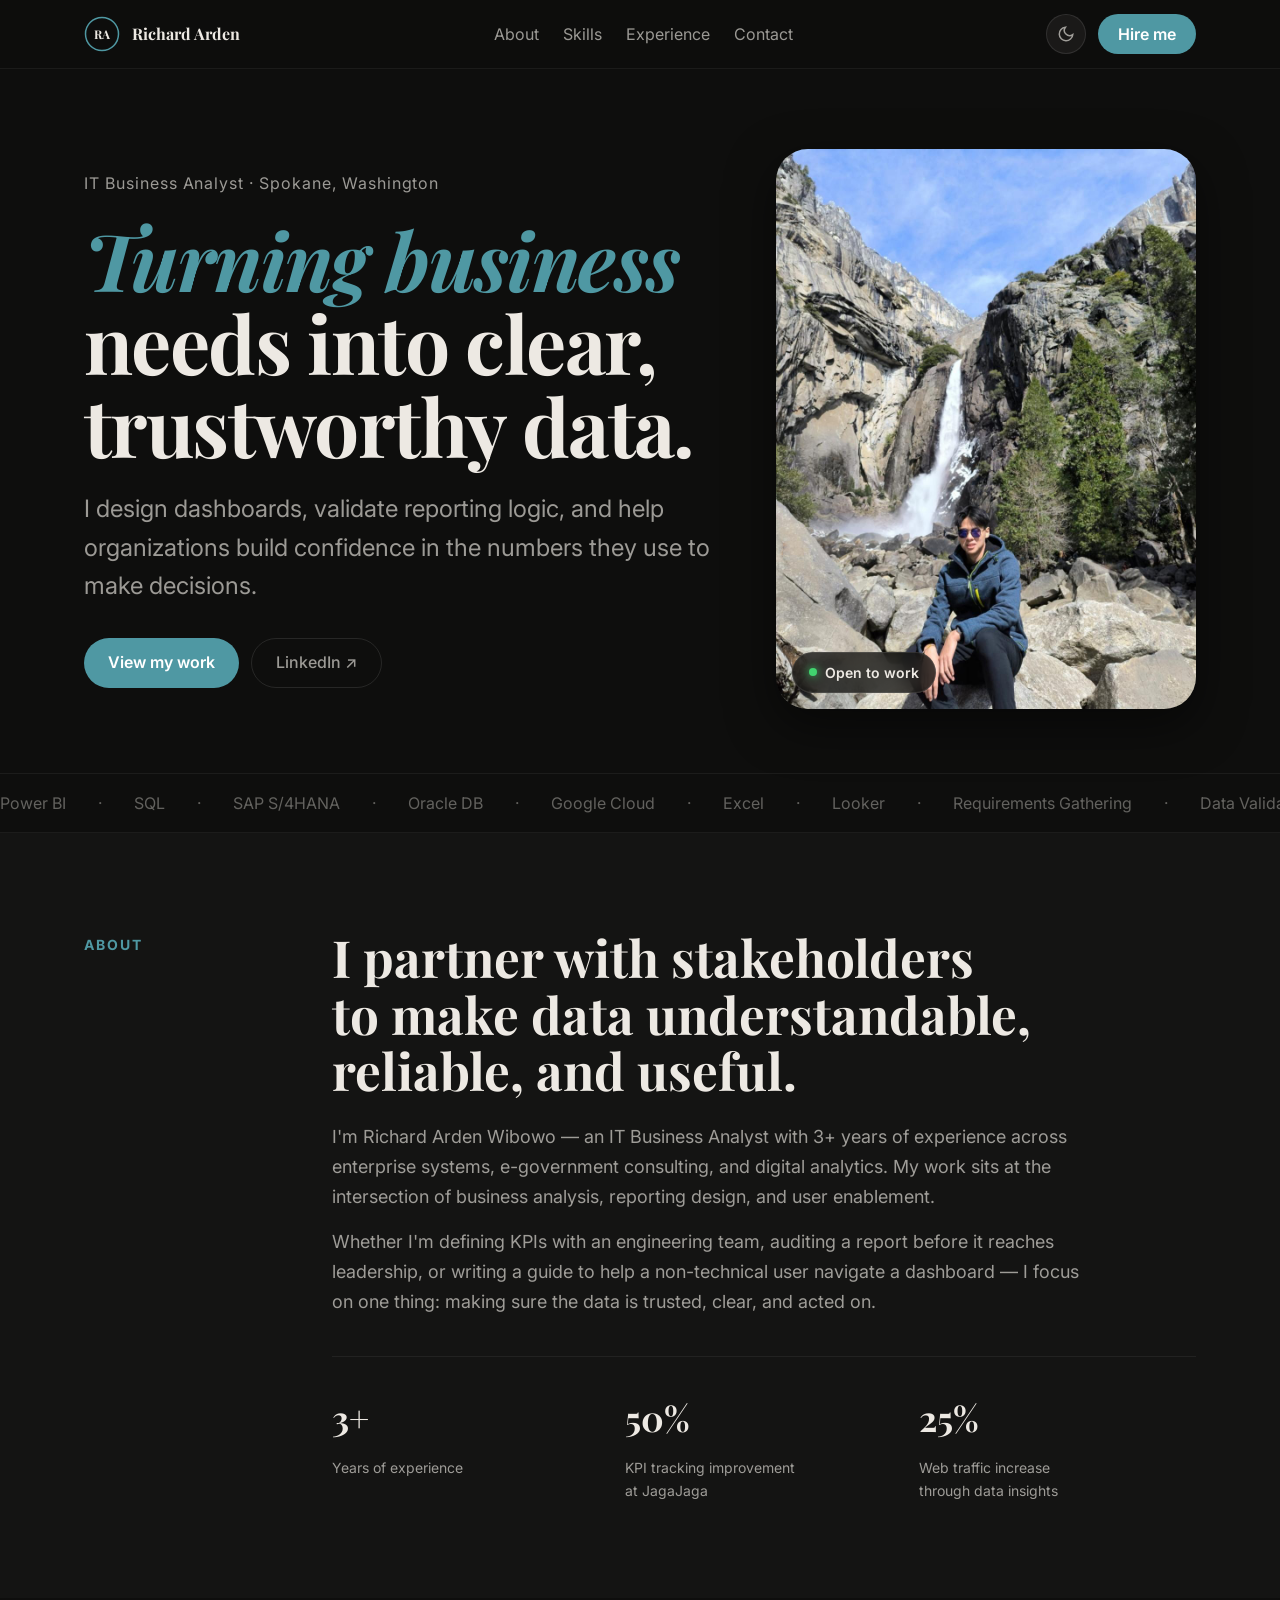
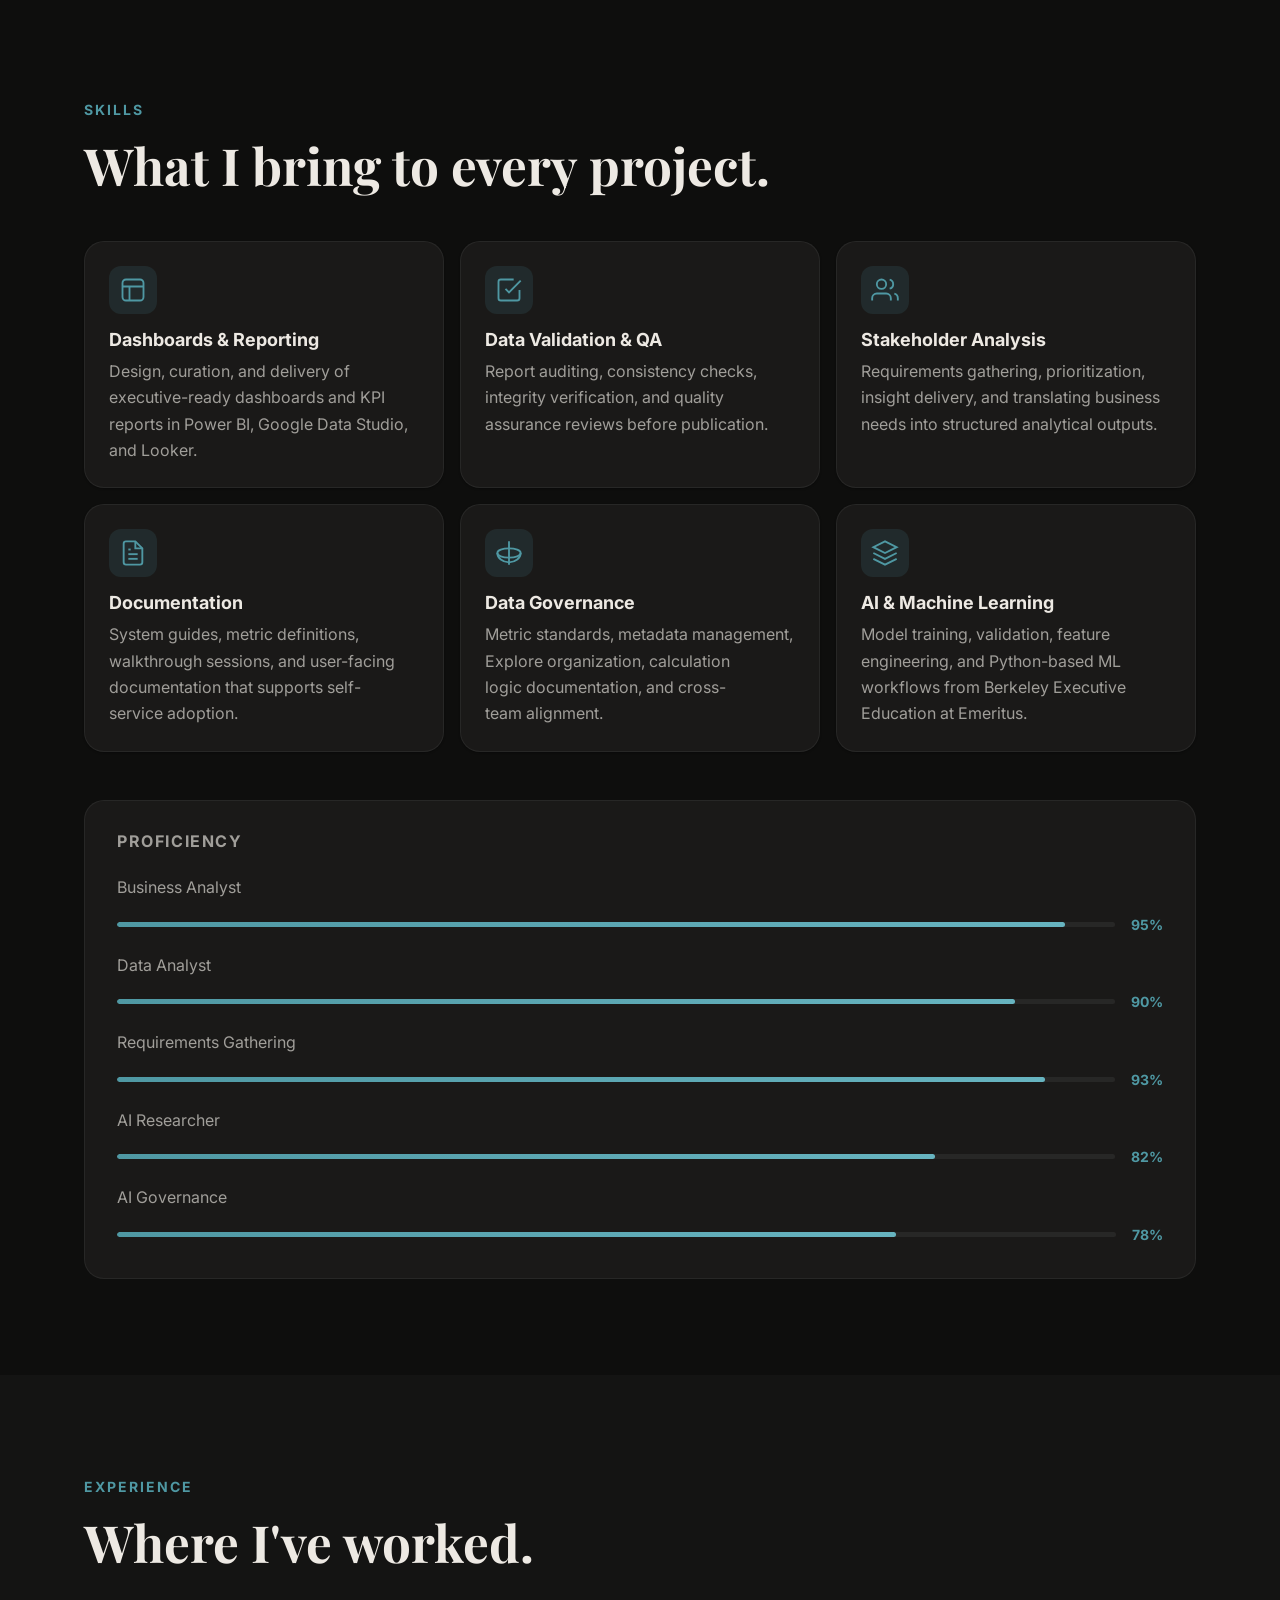
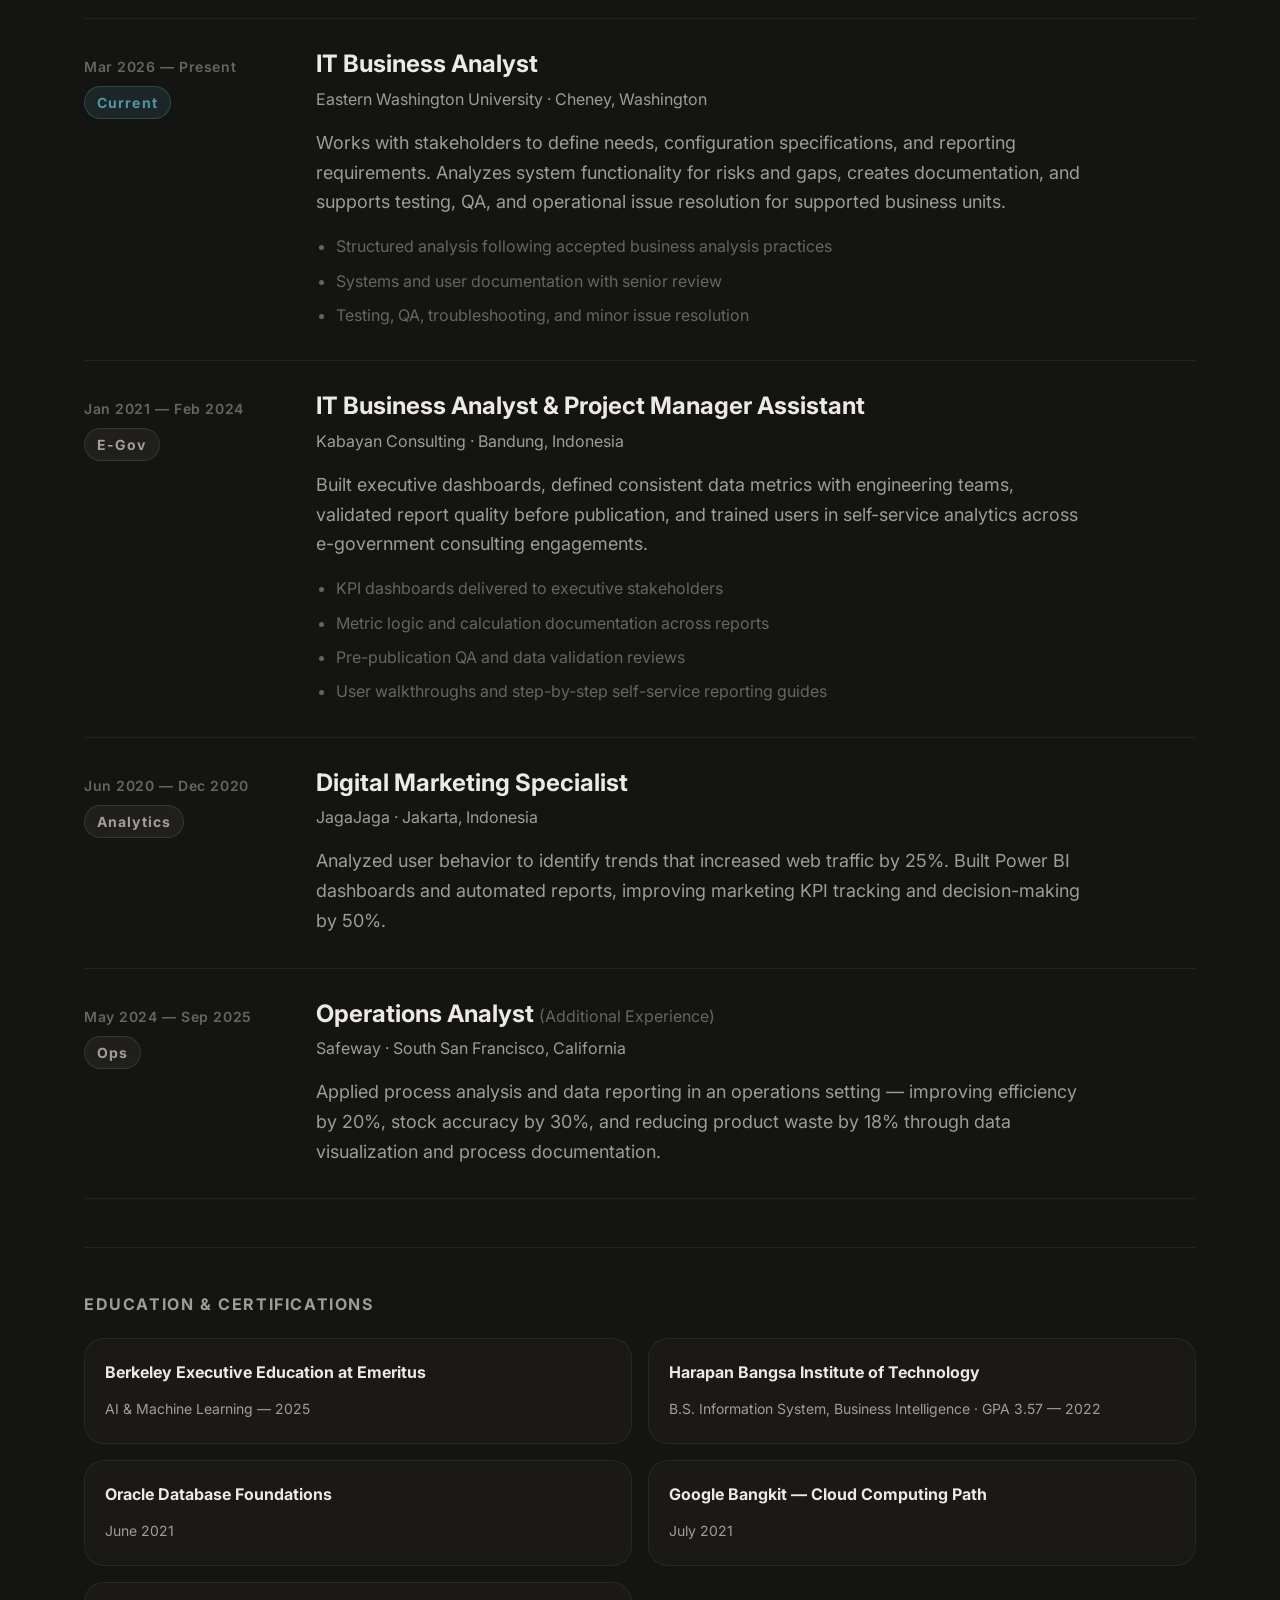
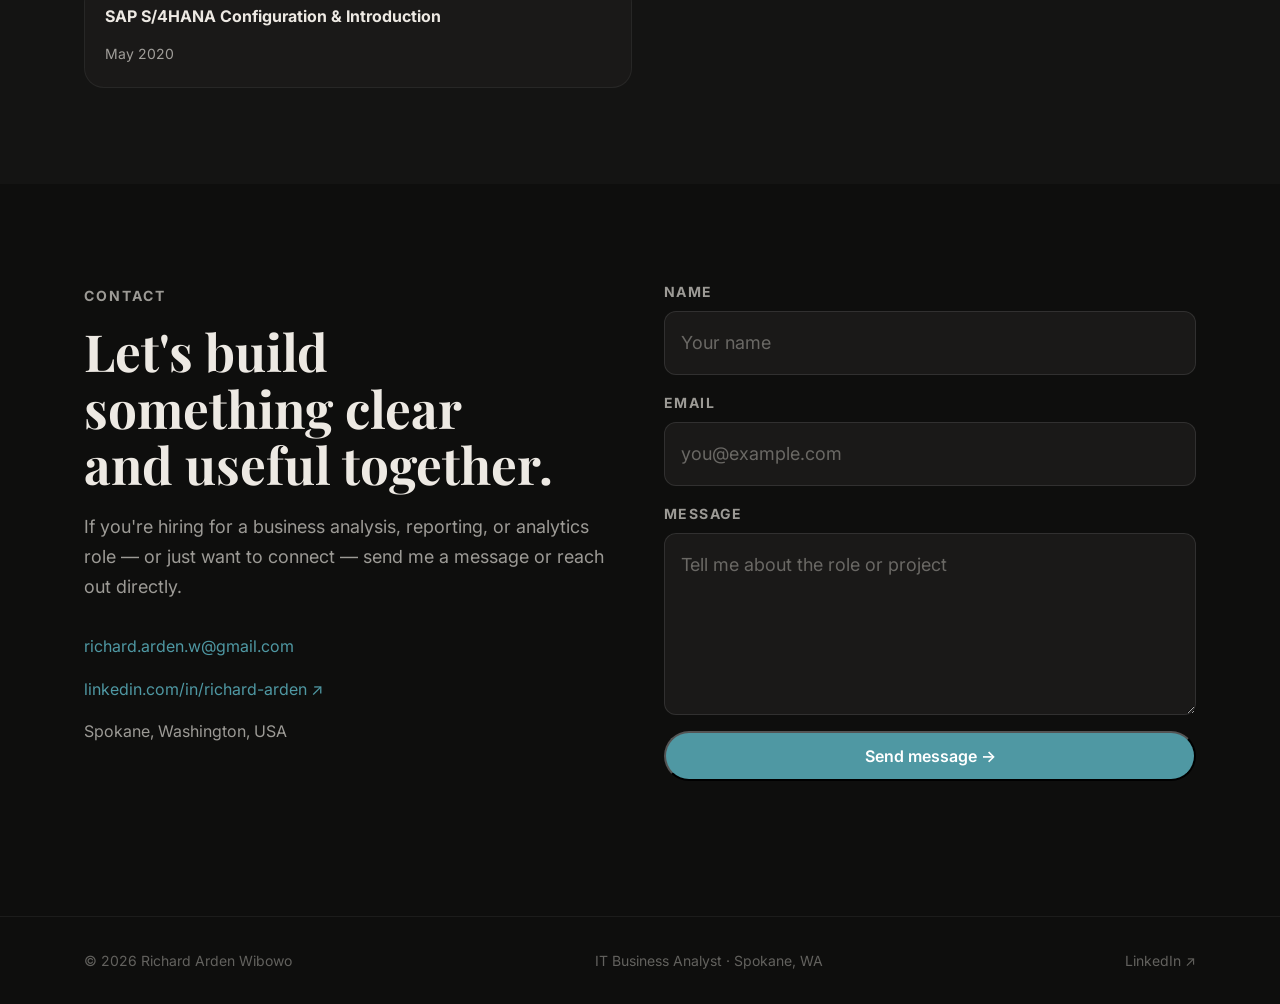
<file: index.html>
<!DOCTYPE html>
<html lang="en" data-theme="dark">
<head>
  <meta charset="UTF-8" />
  <meta name="viewport" content="width=device-width, initial-scale=1.0" />
  <title>Richard Arden Wibowo — IT Business Analyst</title>
  <meta name="description" content="IT Business Analyst — dashboards, reporting, and data-driven clarity for teams that need to trust their data." />
  <link rel="preconnect" href="https://fonts.googleapis.com">
  <link rel="preconnect" href="https://fonts.gstatic.com" crossorigin>
  <link href="https://fonts.googleapis.com/css2?family=Playfair+Display:ital,wght@0,400;0,700;0,900;1,400;1,700&family=Inter:wght@300;400;500;600;700&display=swap" rel="stylesheet">
  <link rel="stylesheet" href="./styles.css" />
  <script defer src="./script.js"></script>
</head>
<body>

  <a class="skip-link" href="#main">Skip to content</a>

  <!-- ── NAVBAR ─────────────────────────────── -->
  <header class="navbar" id="navbar">
    <div class="nav-inner">
      <a href="#hero" class="nav-brand" aria-label="Richard Arden home">
        <svg viewBox="0 0 48 48" width="36" height="36" aria-hidden="true">
          <circle cx="24" cy="24" r="22" fill="none" stroke="currentColor" stroke-width="2" class="logo-ring"/>
          <text x="24" y="30" text-anchor="middle" font-family="Playfair Display, serif" font-size="16" font-weight="700" fill="currentColor">RA</text>
        </svg>
        <span>Richard Arden</span>
      </a>
      <nav class="nav-links" aria-label="Primary navigation">
        <a href="#about">About</a>
        <a href="#skills">Skills</a>
        <a href="#experience">Experience</a>
        <a href="#contact">Contact</a>
      </nav>
      <div class="nav-actions">
        <button class="theme-btn" data-theme-toggle aria-label="Toggle light mode">
          <svg class="icon-moon" viewBox="0 0 24 24" width="18" height="18" fill="none" stroke="currentColor" stroke-width="2"><path d="M21 12.79A9 9 0 1 1 11.21 3 7 7 0 0 0 21 12.79z"/></svg>
          <svg class="icon-sun" viewBox="0 0 24 24" width="18" height="18" fill="none" stroke="currentColor" stroke-width="2" style="display:none"><circle cx="12" cy="12" r="5"/><path d="M12 1v2M12 21v2M4.22 4.22l1.42 1.42M18.36 18.36l1.42 1.42M1 12h2M21 12h2M4.22 19.78l1.42-1.42M18.36 5.64l1.42-1.42"/></svg>
        </button>
        <a href="#contact" class="nav-cta">Hire me</a>
      </div>
    </div>
  </header>

  <main id="main">

    <!-- ── HERO ───────────────────────────────── -->
    <section id="hero" class="hero">
      <div class="hero-inner">
        <div class="hero-copy">
          <p class="eyebrow reveal">IT Business Analyst · Spokane, Washington</p>
          <h1 class="reveal">
            <em>Turning business</em><br>
            needs into clear,<br>
            trustworthy data.
          </h1>
          <p class="hero-lead reveal">I design dashboards, validate reporting logic, and help organizations build confidence in the numbers they use to make decisions.</p>
          <div class="hero-ctas reveal">
            <a href="#experience" class="btn-primary">View my work</a>
            <a href="https://www.linkedin.com/in/richard-arden/" target="_blank" rel="noopener noreferrer" class="btn-ghost">LinkedIn ↗</a>
          </div>
        </div>
        <div class="hero-photo reveal">
          <div class="photo-frame">
            <img
              src="./assets/profile.jpg"
              alt="Richard Arden Wibowo"
              width="420" height="560"
              loading="eager"
              decoding="async"
            />
            <div class="photo-badge">
              <span class="badge-dot"></span>
              Open to work
            </div>
          </div>
        </div>
      </div>
      <div class="hero-marquee" aria-hidden="true">
        <div class="marquee-track">
          <span>Power BI</span><span>·</span>
          <span>SQL</span><span>·</span>
          <span>SAP S/4HANA</span><span>·</span>
          <span>Oracle DB</span><span>·</span>
          <span>Google Cloud</span><span>·</span>
          <span>Excel</span><span>·</span>
          <span>Looker</span><span>·</span>
          <span>Requirements Gathering</span><span>·</span>
          <span>Data Validation</span><span>·</span>
          <span>Stakeholder Analysis</span><span>·</span>
          <span>Power BI</span><span>·</span>
          <span>SQL</span><span>·</span>
          <span>SAP S/4HANA</span><span>·</span>
          <span>Oracle DB</span><span>·</span>
          <span>Google Cloud</span><span>·</span>
          <span>Excel</span><span>·</span>
          <span>Looker</span><span>·</span>
          <span>Requirements Gathering</span><span>·</span>
          <span>Data Validation</span><span>·</span>
          <span>Stakeholder Analysis</span><span>·</span>
        </div>
      </div>
    </section>

    <!-- ── ABOUT ───────────────────────────────── -->
    <section id="about" class="section about-section">
      <div class="section-inner two-col">
        <div class="about-label reveal">
          <p class="section-tag">About</p>
        </div>
        <div class="about-body">
          <h2 class="reveal">I partner with stakeholders to make data understandable, reliable, and useful.</h2>
          <p class="reveal">I'm Richard Arden Wibowo — an IT Business Analyst with 3+ years of experience across enterprise systems, e-government consulting, and digital analytics. My work sits at the intersection of business analysis, reporting design, and user enablement.</p>
          <p class="reveal">Whether I'm defining KPIs with an engineering team, auditing a report before it reaches leadership, or writing a guide to help a non-technical user navigate a dashboard — I focus on one thing: making sure the data is trusted, clear, and acted on.</p>
          <div class="stat-strip reveal">
            <div class="stat">
              <strong>3+</strong>
              <span>Years of experience</span>
            </div>
            <div class="stat">
              <strong>50%</strong>
              <span>KPI tracking improvement at JagaJaga</span>
            </div>
            <div class="stat">
              <strong>25%</strong>
              <span>Web traffic increase through data insights</span>
            </div>
          </div>
        </div>
      </div>
    </section>

    <!-- ── SKILLS ──────────────────────────────── -->
    <section id="skills" class="section skills-section">
      <div class="section-inner">
        <div class="section-head reveal">
          <p class="section-tag">Skills</p>
          <h2>What I bring to every project.</h2>
        </div>

        <div class="skills-grid">
          <article class="skill-card reveal">
            <div class="skill-icon" aria-hidden="true">
              <svg viewBox="0 0 24 24" width="28" height="28" fill="none" stroke="currentColor" stroke-width="1.6"><rect x="3" y="3" width="18" height="18" rx="3"/><path d="M3 9h18M9 21V9"/></svg>
            </div>
            <h3>Dashboards & Reporting</h3>
            <p>Design, curation, and delivery of executive-ready dashboards and KPI reports in Power BI, Google Data Studio, and Looker.</p>
          </article>
          <article class="skill-card reveal">
            <div class="skill-icon" aria-hidden="true">
              <svg viewBox="0 0 24 24" width="28" height="28" fill="none" stroke="currentColor" stroke-width="1.6"><path d="M9 11l3 3L22 4"/><path d="M21 12v7a2 2 0 0 1-2 2H5a2 2 0 0 1-2-2V5a2 2 0 0 1 2-2h11"/></svg>
            </div>
            <h3>Data Validation & QA</h3>
            <p>Report auditing, consistency checks, integrity verification, and quality assurance reviews before publication.</p>
          </article>
          <article class="skill-card reveal">
            <div class="skill-icon" aria-hidden="true">
              <svg viewBox="0 0 24 24" width="28" height="28" fill="none" stroke="currentColor" stroke-width="1.6"><path d="M17 21v-2a4 4 0 0 0-4-4H5a4 4 0 0 0-4 4v2"/><circle cx="9" cy="7" r="4"/><path d="M23 21v-2a4 4 0 0 0-3-3.87M16 3.13a4 4 0 0 1 0 7.75"/></svg>
            </div>
            <h3>Stakeholder Analysis</h3>
            <p>Requirements gathering, prioritization, insight delivery, and translating business needs into structured analytical outputs.</p>
          </article>
          <article class="skill-card reveal">
            <div class="skill-icon" aria-hidden="true">
              <svg viewBox="0 0 24 24" width="28" height="28" fill="none" stroke="currentColor" stroke-width="1.6"><path d="M14 2H6a2 2 0 0 0-2 2v16a2 2 0 0 0 2 2h12a2 2 0 0 0 2-2V8z"/><polyline points="14 2 14 8 20 8"/><line x1="16" y1="13" x2="8" y2="13"/><line x1="16" y1="17" x2="8" y2="17"/><polyline points="10 9 9 9 8 9"/></svg>
            </div>
            <h3>Documentation</h3>
            <p>System guides, metric definitions, walkthrough sessions, and user-facing documentation that supports self-service adoption.</p>
          </article>
          <article class="skill-card reveal">
            <div class="skill-icon" aria-hidden="true">
              <svg viewBox="0 0 24 24" width="28" height="28" fill="none" stroke="currentColor" stroke-width="1.6"><ellipse cx="12" cy="12" rx="10" ry="4"/><path d="M2 12c0 4.4 4.5 8 10 8s10-3.6 10-8"/><path d="M12 2v20"/></svg>
            </div>
            <h3>Data Governance</h3>
            <p>Metric standards, metadata management, Explore organization, calculation logic documentation, and cross-team alignment.</p>
          </article>
          <article class="skill-card reveal">
            <div class="skill-icon" aria-hidden="true">
              <svg viewBox="0 0 24 24" width="28" height="28" fill="none" stroke="currentColor" stroke-width="1.6"><path d="M12 2L2 7l10 5 10-5-10-5zM2 17l10 5 10-5M2 12l10 5 10-5"/></svg>
            </div>
            <h3>AI & Machine Learning</h3>
            <p>Model training, validation, feature engineering, and Python-based ML workflows from Berkeley Executive Education at Emeritus.</p>
          </article>
        </div>

        <div class="proficiency reveal">
          <h3 class="prof-heading">Proficiency</h3>
          <div class="bar-list">
            <div class="bar-row"><span>Business Analyst</span><div class="track"><div class="fill" style="--w:95%"></div></div><span class="pct">95%</span></div>
            <div class="bar-row"><span>Data Analyst</span><div class="track"><div class="fill" style="--w:90%"></div></div><span class="pct">90%</span></div>
            <div class="bar-row"><span>Requirements Gathering</span><div class="track"><div class="fill" style="--w:93%"></div></div><span class="pct">93%</span></div>
            <div class="bar-row"><span>AI Researcher</span><div class="track"><div class="fill" style="--w:82%"></div></div><span class="pct">82%</span></div>
            <div class="bar-row"><span>AI Governance</span><div class="track"><div class="fill" style="--w:78%"></div></div><span class="pct">78%</span></div>
          </div>
        </div>
      </div>
    </section>

    <!-- ── EXPERIENCE ──────────────────────────── -->
    <section id="experience" class="section experience-section">
      <div class="section-inner">
        <div class="section-head reveal">
          <p class="section-tag">Experience</p>
          <h2>Where I've worked.</h2>
        </div>

        <div class="exp-list">
          <article class="exp-item reveal">
            <div class="exp-meta">
              <span class="exp-date">Mar 2026 — Present</span>
              <span class="exp-badge current">Current</span>
            </div>
            <div class="exp-content">
              <h3>IT Business Analyst</h3>
              <p class="exp-org">Eastern Washington University · Cheney, Washington</p>
              <p>Works with stakeholders to define needs, configuration specifications, and reporting requirements. Analyzes system functionality for risks and gaps, creates documentation, and supports testing, QA, and operational issue resolution for supported business units.</p>
              <ul>
                <li>Structured analysis following accepted business analysis practices</li>
                <li>Systems and user documentation with senior review</li>
                <li>Testing, QA, troubleshooting, and minor issue resolution</li>
              </ul>
            </div>
          </article>

          <article class="exp-item reveal">
            <div class="exp-meta">
              <span class="exp-date">Jan 2021 — Feb 2024</span>
              <span class="exp-badge">E-Gov</span>
            </div>
            <div class="exp-content">
              <h3>IT Business Analyst & Project Manager Assistant</h3>
              <p class="exp-org">Kabayan Consulting · Bandung, Indonesia</p>
              <p>Built executive dashboards, defined consistent data metrics with engineering teams, validated report quality before publication, and trained users in self-service analytics across e-government consulting engagements.</p>
              <ul>
                <li>KPI dashboards delivered to executive stakeholders</li>
                <li>Metric logic and calculation documentation across reports</li>
                <li>Pre-publication QA and data validation reviews</li>
                <li>User walkthroughs and step-by-step self-service reporting guides</li>
              </ul>
            </div>
          </article>

          <article class="exp-item reveal">
            <div class="exp-meta">
              <span class="exp-date">Jun 2020 — Dec 2020</span>
              <span class="exp-badge">Analytics</span>
            </div>
            <div class="exp-content">
              <h3>Digital Marketing Specialist</h3>
              <p class="exp-org">JagaJaga · Jakarta, Indonesia</p>
              <p>Analyzed user behavior to identify trends that increased web traffic by 25%. Built Power BI dashboards and automated reports, improving marketing KPI tracking and decision-making by 50%.</p>
            </div>
          </article>

          <article class="exp-item reveal">
            <div class="exp-meta">
              <span class="exp-date">May 2024 — Sep 2025</span>
              <span class="exp-badge">Ops</span>
            </div>
            <div class="exp-content">
              <h3>Operations Analyst <span class="add-exp">(Additional Experience)</span></h3>
              <p class="exp-org">Safeway · South San Francisco, California</p>
              <p>Applied process analysis and data reporting in an operations setting — improving efficiency by 20%, stock accuracy by 30%, and reducing product waste by 18% through data visualization and process documentation.</p>
            </div>
          </article>
        </div>

        <div class="edu-block reveal">
          <h3 class="edu-heading">Education & Certifications</h3>
          <div class="edu-grid">
            <div class="edu-item">
              <strong>Berkeley Executive Education at Emeritus</strong>
              <span>AI & Machine Learning — 2025</span>
            </div>
            <div class="edu-item">
              <strong>Harapan Bangsa Institute of Technology</strong>
              <span>B.S. Information System, Business Intelligence · GPA 3.57 — 2022</span>
            </div>
            <div class="edu-item">
              <strong>Oracle Database Foundations</strong>
              <span>June 2021</span>
            </div>
            <div class="edu-item">
              <strong>Google Bangkit — Cloud Computing Path</strong>
              <span>July 2021</span>
            </div>
            <div class="edu-item">
              <strong>SAP S/4HANA Configuration & Introduction</strong>
              <span>May 2020</span>
            </div>
          </div>
        </div>
      </div>
    </section>

    <!-- ── CONTACT ─────────────────────────────── -->
    <section id="contact" class="section contact-section">
      <div class="section-inner contact-inner">
        <div class="contact-copy reveal">
          <p class="section-tag">Contact</p>
          <h2>Let's build something clear and useful together.</h2>
          <p>If you're hiring for a business analysis, reporting, or analytics role — or just want to connect — send me a message or reach out directly.</p>
          <div class="contact-direct">
            <a href="mailto:richard.arden.w@gmail.com">richard.arden.w@gmail.com</a>
            <a href="https://www.linkedin.com/in/richard-arden/" target="_blank" rel="noopener noreferrer">linkedin.com/in/richard-arden ↗</a>
            <span>Spokane, Washington, USA</span>
          </div>
        </div>
        <form class="contact-form reveal" id="contact-form" action="mailto:richard.arden.w@gmail.com" method="post" enctype="text/plain" novalidate>
          <div class="field">
            <label for="f-name">Name</label>
            <input id="f-name" name="name" type="text" placeholder="Your name" autocomplete="name" required>
          </div>
          <div class="field">
            <label for="f-email">Email</label>
            <input id="f-email" name="email" type="email" placeholder="you@example.com" autocomplete="email" required>
          </div>
          <div class="field">
            <label for="f-msg">Message</label>
            <textarea id="f-msg" name="message" rows="5" placeholder="Tell me about the role or project" required></textarea>
          </div>
          <button class="btn-primary full" type="submit">Send message →</button>
          <p id="form-status" class="form-status" aria-live="polite"></p>
        </form>
      </div>
    </section>

  </main>

  <footer class="site-footer">
    <div class="footer-inner">
      <span>© 2026 Richard Arden Wibowo</span>
      <span>IT Business Analyst · Spokane, WA</span>
      <a href="https://www.linkedin.com/in/richard-arden/" target="_blank" rel="noopener noreferrer">LinkedIn ↗</a>
    </div>
  </footer>

</body>
</html>
</file>
<file: styles.css>
/* ═══════════════════════════════════════════
   RICHARD ARDEN WIBOWO — PORTFOLIO
   Art direction: editorial dark, Jake Sinclair tone
   Palette: near-black surface, warm off-white text, teal accent
   Typography: Playfair Display (display) + Inter (body)
   Density: spacious, generous margins
═══════════════════════════════════════════ */

:root {
  /* Type */
  --text-xs:   clamp(0.75rem,  0.7rem  + 0.25vw, 0.875rem);
  --text-sm:   clamp(0.875rem, 0.8rem  + 0.35vw, 1rem);
  --text-base: clamp(1rem,     0.95rem + 0.25vw, 1.125rem);
  --text-lg:   clamp(1.125rem, 1rem    + 0.75vw, 1.5rem);
  --text-xl:   clamp(1.5rem,   1.2rem  + 1.25vw, 2.25rem);
  --text-2xl:  clamp(2rem,     1.2rem  + 2.5vw,  3.5rem);
  --text-3xl:  clamp(2.8rem,   1rem    + 5vw,    6.4rem);

  /* Spacing */
  --s1:.25rem;--s2:.5rem;--s3:.75rem;--s4:1rem;--s5:1.25rem;
  --s6:1.5rem;--s8:2rem;--s10:2.5rem;--s12:3rem;--s16:4rem;
  --s20:5rem;--s24:6rem;

  /* Radius */
  --r-sm:.5rem; --r-md:.75rem; --r-lg:1.25rem; --r-xl:2rem; --r-full:9999px;

  /* Fonts */
  --font-display: 'Playfair Display', Georgia, serif;
  --font-body:    'Inter', system-ui, sans-serif;

  /* Easing */
  --ease: 200ms cubic-bezier(.16,1,.3,1);

  /* Layout */
  --content: 1160px;
}

/* ── DARK THEME (default) ─────────────────── */
:root, [data-theme="dark"] {
  --bg:             #0e0e0d;
  --bg-2:           #141413;
  --surface:        #1a1918;
  --surface-2:      #201f1e;
  --border:         rgba(255,255,255,0.1);
  --border-2:       rgba(255,255,255,0.06);
  --text:           #ede9e3;
  --muted:          rgba(237,233,227,0.64);
  --faint:          rgba(237,233,227,0.38);
  --accent:         #4f98a3;
  --accent-hover:   #67b4c0;
  --accent-dim:     rgba(79,152,163,0.14);
  --shadow-sm:  0 1px 2px rgba(0,0,0,0.3);
  --shadow-md:  0 4px 20px rgba(0,0,0,0.4);
  --shadow-lg:  0 16px 48px rgba(0,0,0,0.5);
}

/* ── LIGHT THEME ──────────────────────────── */
[data-theme="light"] {
  --bg:             #f8f5f0;
  --bg-2:           #f2ede6;
  --surface:        #eee8df;
  --surface-2:      #e8e1d6;
  --border:         rgba(0,0,0,0.1);
  --border-2:       rgba(0,0,0,0.06);
  --text:           #1a1917;
  --muted:          rgba(26,25,23,0.64);
  --faint:          rgba(26,25,23,0.38);
  --accent:         #01696f;
  --accent-hover:   #0c4e54;
  --accent-dim:     rgba(1,105,111,0.1);
  --shadow-sm:  0 1px 2px rgba(0,0,0,0.06);
  --shadow-md:  0 4px 20px rgba(0,0,0,0.08);
  --shadow-lg:  0 16px 48px rgba(0,0,0,0.12);
}

/* ── RESET ────────────────────────────────── */
*, *::before, *::after { box-sizing: border-box; margin: 0; padding: 0; }
html { scroll-behavior: smooth; -webkit-font-smoothing: antialiased; text-rendering: optimizeLegibility; }
body {
  min-height: 100dvh;
  font-family: var(--font-body);
  font-size: var(--text-base);
  color: var(--text);
  background-color: var(--bg);
  line-height: 1.65;
  overflow-x: hidden;
}
img { display: block; max-width: 100%; height: auto; }
a { color: inherit; text-decoration: none; }
button, input, textarea { font: inherit; color: inherit; }
ul[role="list"] { list-style: none; }
h1,h2,h3,h4 { text-wrap: balance; line-height: 1.1; }
p { text-wrap: pretty; }
:focus-visible { outline: 2px solid var(--accent); outline-offset: 3px; border-radius: var(--r-sm); }
a, button { transition: color var(--ease), background var(--ease), border-color var(--ease), box-shadow var(--ease), opacity var(--ease); }

/* ── SKIP LINK ────────────────────────────── */
.skip-link {
  position: absolute; left: var(--s4); top: -3rem;
  background: var(--accent); color: #fff;
  padding: var(--s2) var(--s4); border-radius: var(--r-sm); z-index: 999;
}
.skip-link:focus { top: var(--s4); }

/* ── SCROLL REVEAL ────────────────────────── */
.reveal {
  opacity: 0;
  transform: translateY(28px);
  transition: opacity .65s var(--ease), transform .65s var(--ease);
}
.reveal.visible { opacity: 1; transform: none; }

/* ── NAVBAR ───────────────────────────────── */
.navbar {
  position: sticky; top: 0; z-index: 100;
  backdrop-filter: blur(16px);
  background: color-mix(in oklab, var(--bg) 82%, transparent);
  border-bottom: 1px solid var(--border-2);
}
.nav-inner {
  max-width: var(--content);
  margin: 0 auto;
  padding: 0 var(--s6);
  height: 68px;
  display: flex; align-items: center; justify-content: space-between; gap: var(--s4);
}
.nav-brand {
  display: inline-flex; align-items: center; gap: var(--s3);
  font-family: var(--font-display); font-size: var(--text-sm); font-weight: 700;
}
.logo-ring { stroke: var(--accent); }
.nav-links {
  display: flex; gap: var(--s6);
  font-size: var(--text-sm); color: var(--muted);
}
.nav-links a:hover { color: var(--text); }
.nav-actions { display: flex; align-items: center; gap: var(--s3); }
.theme-btn {
  width: 40px; height: 40px; border-radius: var(--r-full);
  display: grid; place-items: center; cursor: pointer;
  background: var(--surface); border: 1px solid var(--border);
  color: var(--muted);
}
.theme-btn:hover { color: var(--text); }
.nav-cta {
  min-height: 40px; display: inline-flex; align-items: center;
  padding: 0 var(--s5); border-radius: var(--r-full);
  background: var(--accent); color: #fff; font-size: var(--text-sm); font-weight: 600;
}
.nav-cta:hover { background: var(--accent-hover); }

/* ── BUTTONS ──────────────────────────────── */
.btn-primary {
  min-height: 50px; display: inline-flex; align-items: center;
  padding: 0 var(--s6); border-radius: var(--r-full);
  background: var(--accent); color: #fff;
  font-size: var(--text-sm); font-weight: 600;
}
.btn-primary:hover { background: var(--accent-hover); transform: translateY(-1px); }
.btn-primary.full { width: 100%; justify-content: center; }
.btn-ghost {
  min-height: 50px; display: inline-flex; align-items: center;
  padding: 0 var(--s6); border-radius: var(--r-full);
  border: 1px solid var(--border); color: var(--muted);
  font-size: var(--text-sm); font-weight: 500;
}
.btn-ghost:hover { color: var(--text); border-color: var(--text); }

/* ── LAYOUT HELPERS ───────────────────────── */
.section { padding: clamp(var(--s16), 10vw, var(--s24)) 0; }
.section-inner {
  max-width: var(--content);
  margin: 0 auto;
  padding: 0 var(--s6);
}
.section-tag {
  display: inline-block;
  font-size: var(--text-xs); font-weight: 700; letter-spacing: .14em;
  text-transform: uppercase; color: var(--accent);
  margin-bottom: var(--s4);
}
.section-head { margin-bottom: var(--s12); }
.section-head h2 { font-family: var(--font-display); font-size: var(--text-2xl); }

/* ── HERO ─────────────────────────────────── */
.hero {
  padding-top: clamp(var(--s12), 8vw, var(--s20));
  padding-bottom: 0;
}
.hero-inner {
  max-width: var(--content);
  margin: 0 auto;
  padding: 0 var(--s6);
  display: grid;
  grid-template-columns: 1fr 420px;
  gap: var(--s12);
  align-items: center;
}
.eyebrow {
  font-size: var(--text-sm); color: var(--muted);
  letter-spacing: .06em; margin-bottom: var(--s5);
  display: block;
}
h1 {
  font-family: var(--font-display);
  font-size: var(--text-3xl);
  line-height: 1.04;
  letter-spacing: -.02em;
  margin-bottom: var(--s6);
}
h1 em { font-style: italic; color: var(--accent); }
.hero-lead {
  color: var(--muted); max-width: 52ch;
  font-size: var(--text-lg); line-height: 1.6;
  margin-bottom: var(--s8);
}
.hero-ctas { display: flex; flex-wrap: wrap; gap: var(--s3); }

.hero-photo { position: relative; }
.photo-frame {
  position: relative; overflow: hidden;
  border-radius: var(--r-xl);
  aspect-ratio: 3/4;
  background: var(--surface);
  box-shadow: var(--shadow-lg);
}
.photo-frame img {
  width: 100%; height: 100%;
  object-fit: cover; object-position: center top;
}
.photo-badge {
  position: absolute; bottom: var(--s4); left: var(--s4);
  display: inline-flex; align-items: center; gap: var(--s2);
  background: color-mix(in oklab, var(--bg) 75%, transparent);
  backdrop-filter: blur(10px);
  border: 1px solid var(--border);
  padding: var(--s2) var(--s4); border-radius: var(--r-full);
  font-size: var(--text-xs); font-weight: 600;
}
.badge-dot { width: 8px; height: 8px; border-radius: 50%; background: #41d46f; box-shadow: 0 0 8px #41d46f; flex-shrink: 0; }

/* Marquee */
.hero-marquee {
  margin-top: clamp(var(--s10), 6vw, var(--s16));
  overflow: hidden;
  border-top: 1px solid var(--border-2);
  border-bottom: 1px solid var(--border-2);
  padding: var(--s4) 0;
}
.marquee-track {
  display: flex; gap: var(--s6); width: max-content;
  animation: marquee 28s linear infinite;
  font-size: var(--text-sm); color: var(--faint); white-space: nowrap;
}
@keyframes marquee { to { transform: translateX(-50%); } }
.marquee-track span:not(:last-child) { margin-right: var(--s2); }

/* ── ABOUT ────────────────────────────────── */
.about-section { background: var(--bg-2); }
.two-col { display: grid; grid-template-columns: 200px 1fr; gap: var(--s12); align-items: start; }
.about-body h2 { font-family: var(--font-display); font-size: var(--text-2xl); margin-bottom: var(--s6); }
.about-body p { color: var(--muted); max-width: 68ch; }
.about-body p + p { margin-top: var(--s4); }
.stat-strip {
  margin-top: var(--s10);
  display: grid; grid-template-columns: repeat(3,1fr);
  gap: var(--s4);
  border-top: 1px solid var(--border-2);
  padding-top: var(--s8);
}
.stat strong { display: block; font-family: var(--font-display); font-size: var(--text-xl); color: var(--text); }
.stat span { display: block; font-size: var(--text-xs); color: var(--muted); margin-top: var(--s2); max-width: 20ch; }

/* ── SKILLS ───────────────────────────────── */
.skills-grid {
  display: grid;
  grid-template-columns: repeat(3, 1fr);
  gap: var(--s4);
  margin-bottom: var(--s12);
}
.skill-card {
  padding: var(--s6);
  background: var(--surface);
  border: 1px solid var(--border-2);
  border-radius: var(--r-lg);
  box-shadow: var(--shadow-sm);
  transition: border-color var(--ease), box-shadow var(--ease), transform var(--ease);
}
.skill-card:hover {
  border-color: var(--border);
  box-shadow: var(--shadow-md);
  transform: translateY(-2px);
}
.skill-icon {
  width: 48px; height: 48px; border-radius: var(--r-md);
  display: grid; place-items: center;
  background: var(--accent-dim);
  color: var(--accent);
  margin-bottom: var(--s4);
}
.skill-card h3 { font-size: var(--text-base); font-weight: 700; margin-bottom: var(--s2); }
.skill-card p { font-size: var(--text-sm); color: var(--muted); }

.proficiency { padding: var(--s8); background: var(--surface); border: 1px solid var(--border-2); border-radius: var(--r-lg); }
.prof-heading { font-size: var(--text-sm); font-weight: 700; letter-spacing: .1em; text-transform: uppercase; color: var(--muted); margin-bottom: var(--s6); }
.bar-list { display: grid; gap: var(--s4); }
.bar-row { display: grid; grid-template-columns: 1fr auto; align-items: center; gap: var(--s3) var(--s4); }
.bar-row > span:first-child { font-size: var(--text-sm); color: var(--muted); }
.track { grid-column: 1; height: 5px; border-radius: var(--r-full); background: var(--border-2); overflow: hidden; }
.fill { height: 100%; width: var(--w); border-radius: inherit; background: linear-gradient(90deg, var(--accent), var(--accent-hover)); }
.pct { font-size: var(--text-xs); font-weight: 700; color: var(--accent); }

/* ── EXPERIENCE ───────────────────────────── */
.experience-section { background: var(--bg-2); }
.exp-list { display: grid; gap: 0; margin-bottom: var(--s12); }
.exp-item {
  display: grid;
  grid-template-columns: 200px 1fr;
  gap: var(--s8);
  padding: var(--s8) 0;
  border-top: 1px solid var(--border-2);
}
.exp-item:last-child { border-bottom: 1px solid var(--border-2); }
.exp-meta { display: flex; flex-direction: column; gap: var(--s2); padding-top: var(--s1); }
.exp-date { font-size: var(--text-xs); color: var(--faint); font-weight: 600; letter-spacing: .04em; }
.exp-badge {
  display: inline-block; padding: var(--s1) var(--s3); border-radius: var(--r-full);
  font-size: var(--text-xs); font-weight: 700; letter-spacing: .08em;
  background: var(--surface-2); border: 1px solid var(--border); color: var(--muted);
  width: fit-content;
}
.exp-badge.current { background: var(--accent-dim); border-color: rgba(79,152,163,0.3); color: var(--accent); }
.exp-content h3 { font-size: var(--text-lg); font-weight: 700; margin-bottom: var(--s2); }
.exp-org { font-size: var(--text-sm); color: var(--accent); margin-bottom: var(--s4); }
.exp-content p { color: var(--muted); max-width: 70ch; }
.exp-content ul { margin-top: var(--s4); padding-left: var(--s5); color: var(--faint); font-size: var(--text-sm); }
.exp-content li + li { margin-top: var(--s2); }
.add-exp { font-size: var(--text-sm); color: var(--faint); font-weight: 400; }

.edu-block { padding-top: var(--s12); border-top: 1px solid var(--border-2); }
.edu-heading { font-size: var(--text-sm); font-weight: 700; letter-spacing: .1em; text-transform: uppercase; color: var(--muted); margin-bottom: var(--s6); }
.edu-grid { display: grid; grid-template-columns: repeat(2,1fr); gap: var(--s4); }
.edu-item {
  padding: var(--s5); background: var(--surface); border: 1px solid var(--border-2); border-radius: var(--r-lg);
}
.edu-item strong { display: block; font-size: var(--text-sm); margin-bottom: var(--s2); }
.edu-item span { font-size: var(--text-xs); color: var(--muted); }

/* ── CONTACT ──────────────────────────────── */
.contact-inner {
  display: grid; grid-template-columns: 1fr 1fr; gap: var(--s12); align-items: start;
}
.contact-copy h2 { font-family: var(--font-display); font-size: var(--text-2xl); margin-bottom: var(--s5); }
.contact-copy p { color: var(--muted); max-width: 48ch; }
.contact-direct { margin-top: var(--s8); display: grid; gap: var(--s4); }
.contact-direct a { color: var(--accent); font-size: var(--text-sm); }
.contact-direct a:hover { color: var(--accent-hover); }
.contact-direct span { font-size: var(--text-sm); color: var(--muted); }

.contact-form { display: grid; gap: var(--s4); }
.field { display: grid; gap: var(--s2); }
.field label { font-size: var(--text-xs); font-weight: 700; letter-spacing: .1em; text-transform: uppercase; color: var(--muted); }
.field input, .field textarea {
  background: var(--surface);
  border: 1px solid var(--border);
  border-radius: var(--r-md);
  padding: var(--s4);
  color: var(--text);
  transition: border-color var(--ease), box-shadow var(--ease);
}
.field input::placeholder, .field textarea::placeholder { color: var(--faint); }
.field input:focus, .field textarea:focus {
  border-color: var(--accent);
  box-shadow: 0 0 0 3px var(--accent-dim);
  outline: none;
}
.form-status { font-size: var(--text-sm); color: var(--muted); min-height: 1.4rem; }

/* ── FOOTER ───────────────────────────────── */
.site-footer {
  border-top: 1px solid var(--border-2);
  padding: var(--s8) 0;
}
.footer-inner {
  max-width: var(--content); margin: 0 auto; padding: 0 var(--s6);
  display: flex; flex-wrap: wrap; justify-content: space-between; align-items: center; gap: var(--s4);
  font-size: var(--text-xs); color: var(--faint);
}
.footer-inner a:hover { color: var(--accent); }

/* ── RESPONSIVE ───────────────────────────── */
@media (max-width: 1024px) {
  .hero-inner { grid-template-columns: 1fr; }
  .hero-photo { max-width: 420px; }
  .two-col { grid-template-columns: 1fr; }
  .skills-grid { grid-template-columns: repeat(2,1fr); }
  .contact-inner { grid-template-columns: 1fr; }
}
@media (max-width: 768px) {
  .nav-links { display: none; }
  .exp-item { grid-template-columns: 1fr; gap: var(--s4); }
  .stat-strip { grid-template-columns: 1fr 1fr; }
  .skills-grid { grid-template-columns: 1fr; }
  .edu-grid { grid-template-columns: 1fr; }
}
@media (max-width: 480px) {
  .hero-ctas { flex-direction: column; }
  .stat-strip { grid-template-columns: 1fr; }
}
@media (prefers-reduced-motion: reduce) {
  html { scroll-behavior: auto; }
  *, *::before, *::after { animation: none !important; transition: none !important; }
  .reveal { opacity: 1; transform: none; }
}
</file>
